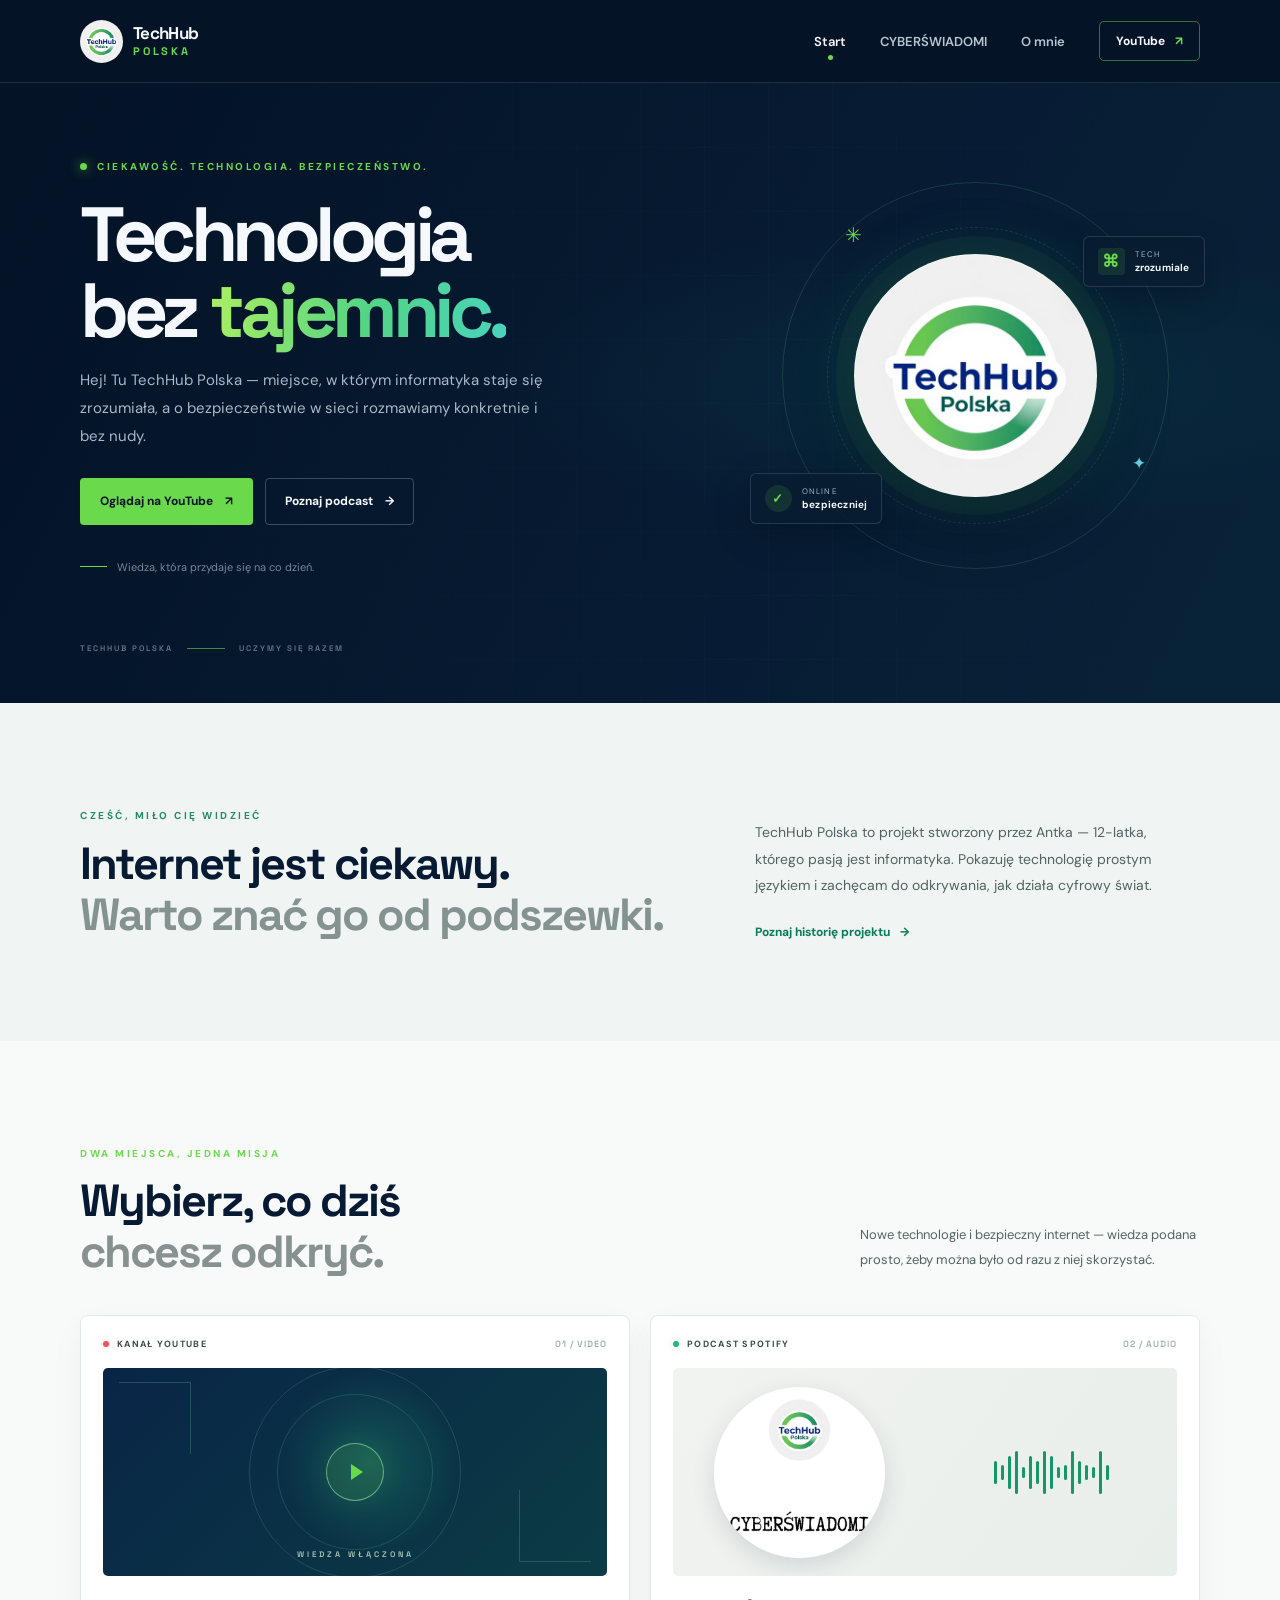
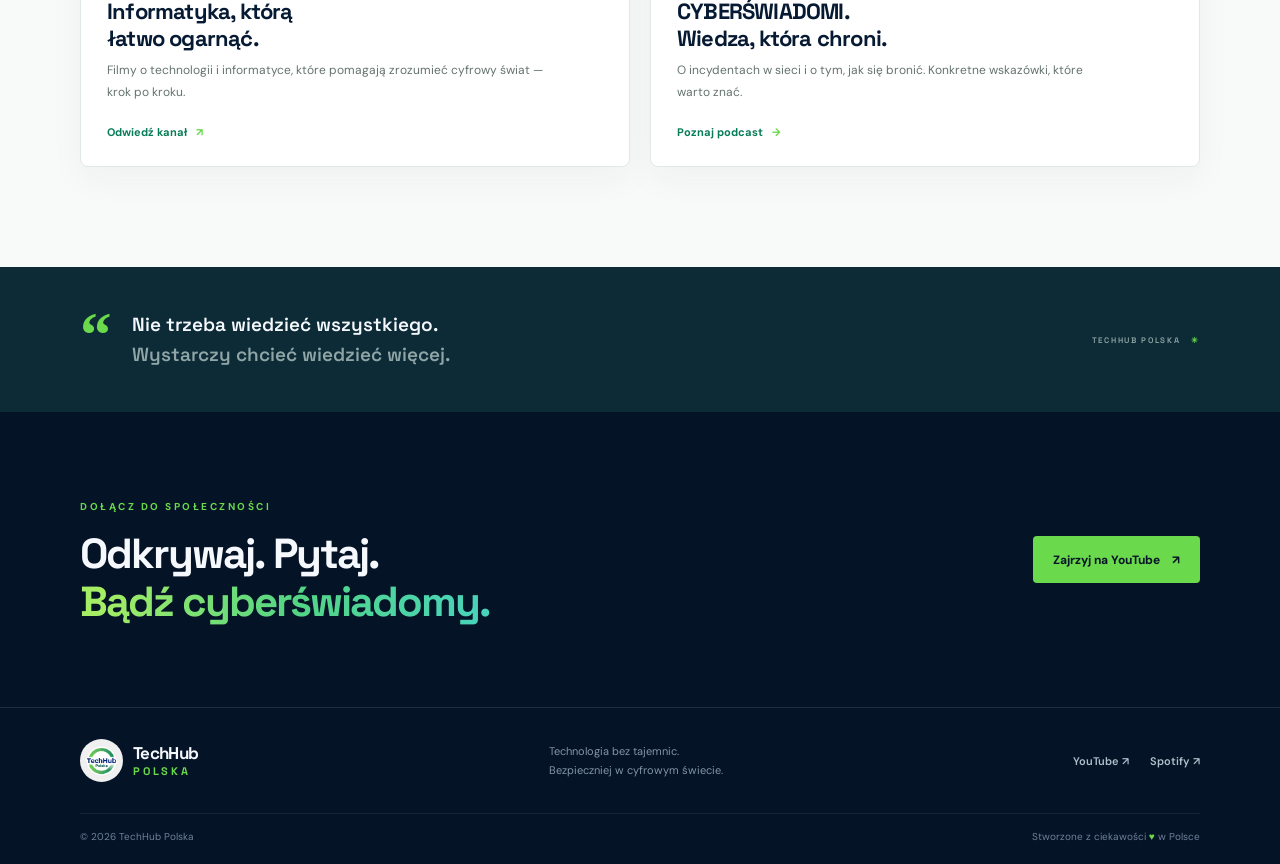
<file: index.html>
<!doctype html>
<html lang="pl">
<head>
  <meta charset="utf-8">
  <meta name="viewport" content="width=device-width, initial-scale=1">
  <meta name="theme-color" content="#071a33">
  <meta name="description" content="TechHub Polska — informatyka, technologia i cyberbezpieczeństwo po ludzku. Odkryj kanał YouTube i podcast CYBERŚWIADOMI na Spotify.">
  <title>TechHub Polska — technologia bez tajemnic</title>
   <link rel="icon" type="image/x-icon" href="Projekt bez nazwy (1).png">
  <link rel="preconnect" href="https://fonts.googleapis.com">
  <link rel="preconnect" href="https://fonts.gstatic.com" crossorigin>
  <link href="https://fonts.googleapis.com/css2?family=DM+Sans:wght@400;500;600;700&family=Space+Grotesk:wght@400;500;600;700&display=swap" rel="stylesheet">
  <link rel="stylesheet" href="style.css">
  <script src="script.js" defer></script>
</head>
<body>
  <a class="skip-link" href="#main">Przejdź do treści</a>
  <header class="site-header">
    <div class="container header-inner">
      <a class="brand" href="index.html" aria-label="TechHub Polska — strona główna">
        <img src="Projekt bez nazwy (1).png" alt="" class="brand-logo">
        <span class="brand-name">TechHub<span>Polska</span></span>
      </a>
      <button class="menu-toggle" type="button" aria-expanded="false" aria-controls="primary-nav" aria-label="Otwórz menu">
        <span></span><span></span>
      </button>
      <nav class="site-nav" id="primary-nav" aria-label="Nawigacja główna">
        <a class="nav-link is-active" href="index.html" aria-current="page">Start</a>
        <a class="nav-link" href="CYBERŚWIADOMI.html">CYBERŚWIADOMI</a>
        <a class="nav-link" href="O mnie.html">O mnie</a>
        <a class="nav-cta" href="https://www.youtube.com/@TechHub_Polska" target="_blank" rel="noopener noreferrer">
          YouTube <span aria-hidden="true">↗</span>
        </a>
      </nav>
    </div>
  </header>

  <main id="main">
    <section class="hero">
      <div class="hero-grid" aria-hidden="true"></div>
      <div class="container hero-layout">
        <div class="hero-copy">
          <div class="eyebrow"><span class="status-dot"></span> Ciekawość. Technologia. Bezpieczeństwo.</div>
          <h1>Technologia<br>bez <span class="text-gradient">tajemnic.</span></h1>
          <p class="hero-description">Hej! Tu TechHub Polska — miejsce, w którym informatyka staje się zrozumiała, a o bezpieczeństwie w sieci rozmawiamy konkretnie i bez nudy.</p>
          <div class="hero-actions">
            <a class="button button-primary" href="https://www.youtube.com/@TechHub_Polska" target="_blank" rel="noopener noreferrer">
              Oglądaj na YouTube <span aria-hidden="true">↗</span>
            </a>
            <a class="button button-outline" href="CYBERŚWIADOMI.html">
              Poznaj podcast <span aria-hidden="true">→</span>
            </a>
          </div>
          <div class="hero-note"><span class="note-line"></span> Wiedza, która przydaje się na co dzień.</div>
        </div>

        <div class="hero-art" aria-label="Logo TechHub Polska">
          <div class="orbit orbit-one"></div>
          <div class="orbit orbit-two"></div>
          <div class="orbit orbit-three"></div>
          <div class="hero-logo-wrap">
            <img src="Projekt bez nazwy (1).png" alt="Logo TechHub Polska" class="hero-logo">
          </div>
          <div class="float-card float-card-top"><span class="float-icon">⌘</span><span>TECH<br><strong>zrozumiale</strong></span></div>
          <div class="float-card float-card-bottom"><span class="float-icon shield-icon">✓</span><span>ONLINE<br><strong>bezpieczniej</strong></span></div>
          <span class="spark spark-one" aria-hidden="true">✳</span>
          <span class="spark spark-two" aria-hidden="true">✦</span>
        </div>
      </div>
      <div class="container hero-bottom">
        <span>TECHHUB POLSKA</span>
        <span class="hero-bottom-line"></span>
        <span>UCZYMY SIĘ RAZEM</span>
      </div>
    </section>

    <section class="section intro-section">
      <div class="container intro-layout">
        <div class="section-heading">
          <span class="section-kicker">Cześć, miło Cię widzieć</span>
          <h2>Internet jest ciekawy.<br><span class="muted-heading">Warto znać go od podszewki.</span></h2>
        </div>
        <div class="intro-text">
          <p>TechHub Polska to projekt stworzony przez Antka — 12-latka, którego pasją jest informatyka. Pokazuję technologię prostym językiem i zachęcam do odkrywania, jak działa cyfrowy świat.</p>
          <a class="text-link" href="O mnie.html">Poznaj historię projektu <span aria-hidden="true">→</span></a>
        </div>
      </div>
    </section>

    <section class="section content-section">
      <div class="container">
        <div class="section-topline">
          <div>
            <span class="section-kicker">Dwa miejsca, jedna misja</span>
            <h2>Wybierz, co dziś<br><span class="muted-heading">chcesz odkryć.</span></h2>
          </div>
          <p class="section-side-copy">Nowe technologie i bezpieczny internet — wiedza podana prosto, żeby można było od razu z niej skorzystać.</p>
        </div>
        <div class="content-cards">
          <article class="feature-card youtube-card">
            <div class="card-top">
              <span class="platform-tag"><span class="platform-dot youtube-dot"></span> KANAŁ YOUTUBE</span>
              <span class="card-index">01 / VIDEO</span>
            </div>
            <div class="card-visual video-visual" aria-hidden="true">
              <div class="play-button"><span></span></div>
              <div class="visual-caption">WIEDZA WŁĄCZONA</div>
              <div class="visual-circuit circuit-one"></div>
              <div class="visual-circuit circuit-two"></div>
            </div>
            <div class="card-content">
              <h3>Informatyka, którą<br>łatwo ogarnąć.</h3>
              <p>Filmy o technologii i informatyce, które pomagają zrozumieć cyfrowy świat — krok po kroku.</p>
              <a class="card-link" href="https://www.youtube.com/@TechHub_Polska" target="_blank" rel="noopener noreferrer">Odwiedź kanał <span aria-hidden="true">↗</span></a>
            </div>
          </article>

          <article class="feature-card podcast-card">
            <div class="card-top">
              <span class="platform-tag"><span class="platform-dot spotify-dot"></span> PODCAST SPOTIFY</span>
              <span class="card-index">02 / AUDIO</span>
            </div>
            <div class="card-visual podcast-visual">
              <img src="CYBERŚWIADOMI.png" alt="Okładka podcastu CYBERŚWIADOMI" class="podcast-cover">
              <div class="soundwave" aria-hidden="true"><i></i><i></i><i></i><i></i><i></i><i></i><i></i><i></i><i></i><i></i><i></i><i></i><i></i><i></i><i></i><i></i><i></i></div>
            </div>
            <div class="card-content">
              <h3>CYBERŚWIADOMI.<br>Wiedza, która chroni.</h3>
              <p>O incydentach w sieci i o tym, jak się bronić. Konkretne wskazówki, które warto znać.</p>
              <a class="card-link" href="CYBERŚWIADOMI.html">Poznaj podcast <span aria-hidden="true">→</span></a>
            </div>
          </article>
        </div>
      </div>
    </section>

    <section class="quote-band">
      <div class="container quote-inner">
        <span class="quote-mark" aria-hidden="true">“</span>
        <p>Nie trzeba wiedzieć wszystkiego.<br><span>Wystarczy chcieć wiedzieć więcej.</span></p>
        <span class="quote-signature">TECHHUB POLSKA <span>✳</span></span>
      </div>
    </section>

    <section class="section final-cta-section">
      <div class="container final-cta">
        <div>
          <span class="section-kicker">Dołącz do społeczności</span>
          <h2>Odkrywaj. Pytaj.<br><span class="text-gradient">Bądź cyberświadomy.</span></h2>
        </div>
        <a class="button button-primary" href="https://www.youtube.com/@TechHub_Polska" target="_blank" rel="noopener noreferrer">Zajrzyj na YouTube <span aria-hidden="true">↗</span></a>
      </div>
    </section>
  </main>

  <footer class="site-footer">
    <div class="container footer-main">
      <a class="brand footer-brand" href="index.html" aria-label="TechHub Polska — strona główna">
        <img src="Projekt bez nazwy (1).png" alt="" class="brand-logo">
        <span class="brand-name">TechHub<span>Polska</span></span>
      </a>
      <p>Technologia bez tajemnic.<br>Bezpieczniej w cyfrowym świecie.</p>
      <div class="footer-links">
        <a href="https://www.youtube.com/@TechHub_Polska" target="_blank" rel="noopener noreferrer">YouTube ↗</a>
        <a href="https://open.spotify.com/show/2yO8DgYw3YuxZuRWSIGyTJ" target="_blank" rel="noopener noreferrer">Spotify ↗</a>
      </div>
    </div>
    <div class="container footer-bottom">
      <span>© <span data-current-year>2026</span> TechHub Polska</span>
      <span>Stworzone z ciekawości <span class="footer-heart">♥</span> w Polsce</span>
    </div>
  </footer>
</body>
</html>
</file>
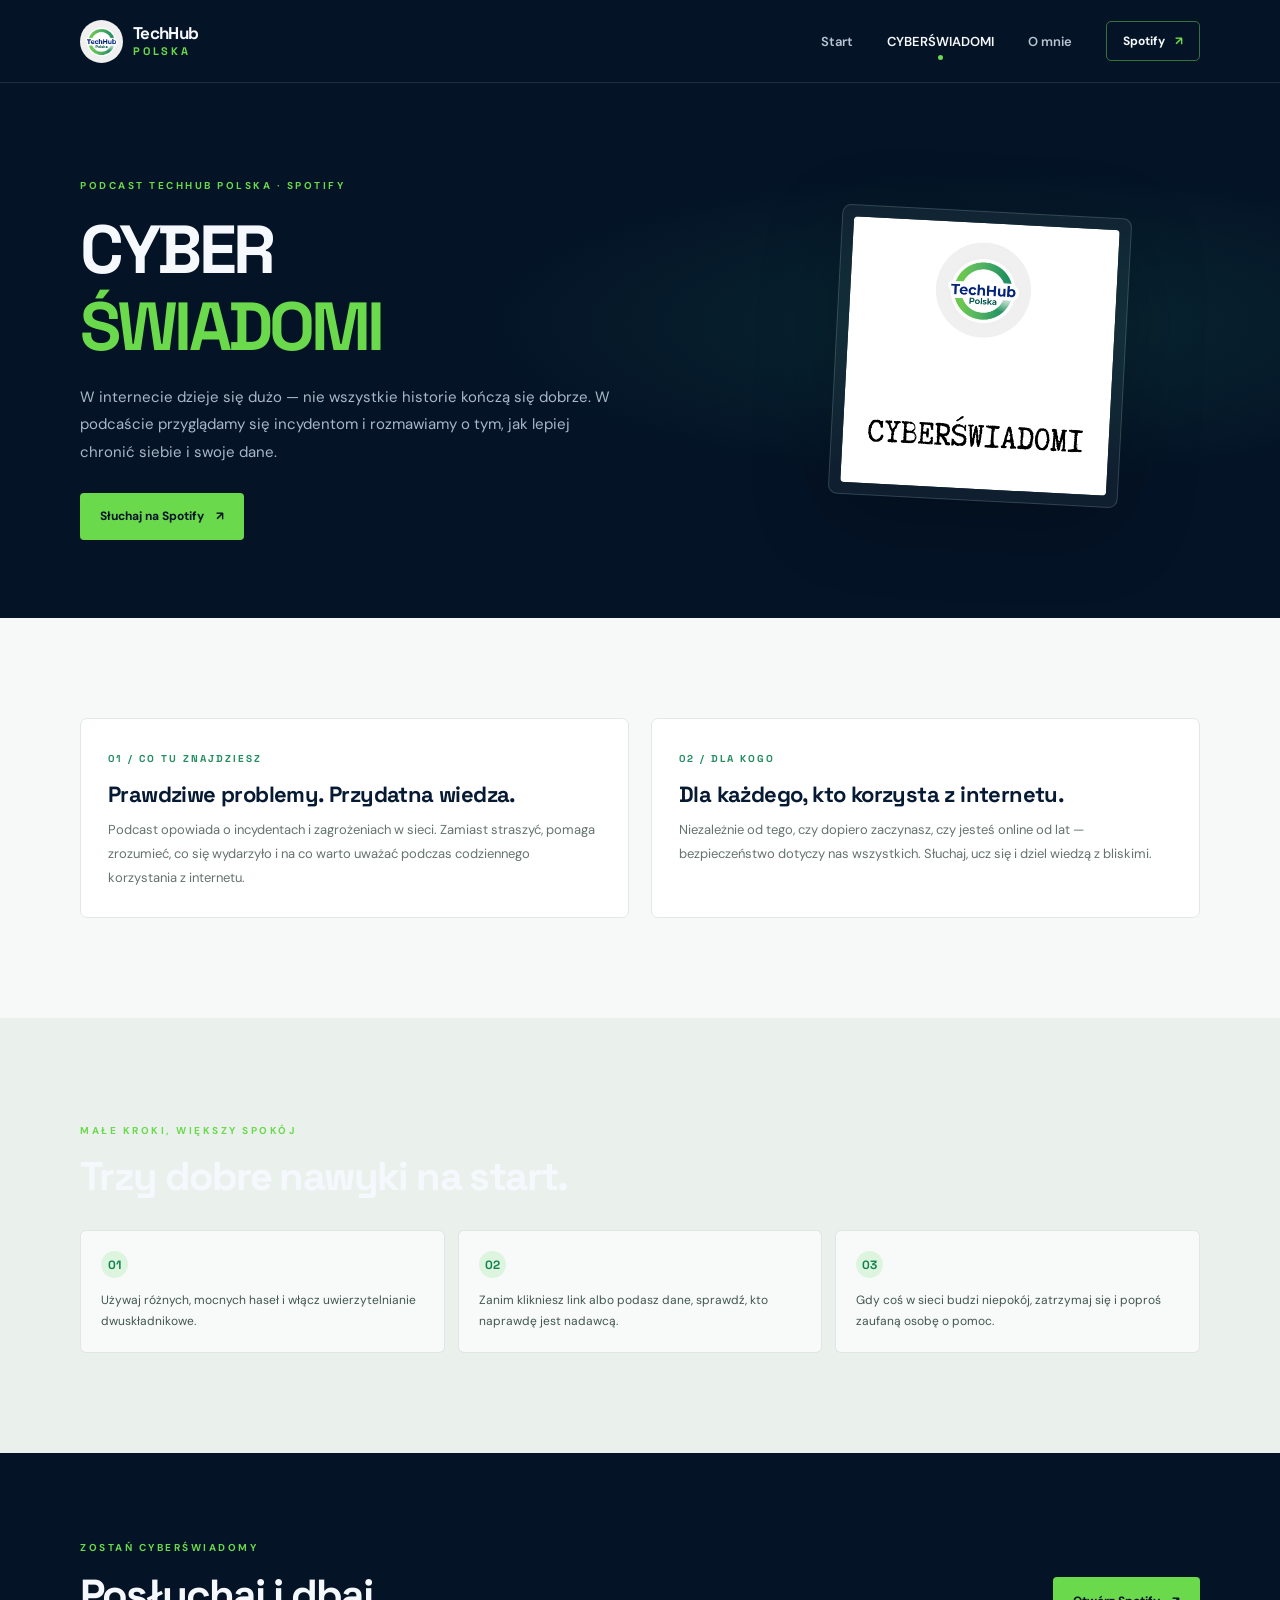
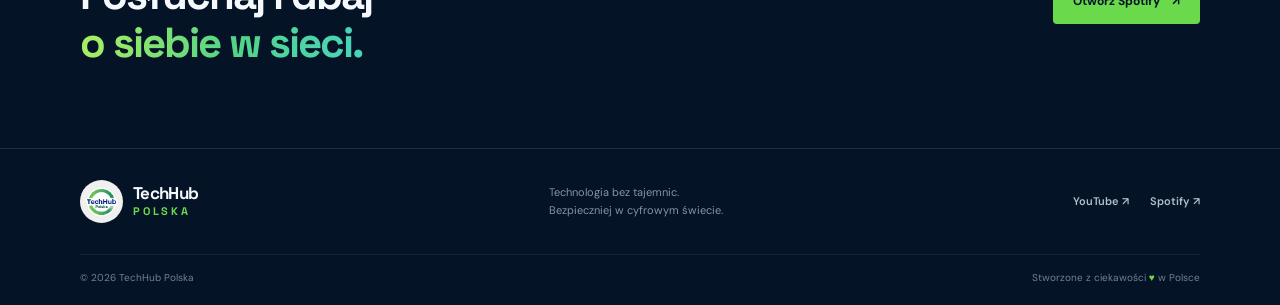
<file: CYBERŚWIADOMI.html>
<!doctype html>
<html lang="pl">
<head>
  <meta charset="utf-8">
  <meta name="viewport" content="width=device-width, initial-scale=1">
  <meta name="theme-color" content="#071a33">
  <meta name="description" content="CYBERŚWIADOMI — podcast TechHub Polska o incydentach, cyberbezpieczeństwie i tym, jak lepiej chronić się w internecie.">
  <title>CYBERŚWIADOMI — podcast TechHub Polska</title>
   <link rel="icon" type="image/x-icon" href="CYBERŚWIADOMI.png">
  <link rel="preconnect" href="https://fonts.googleapis.com">
  <link rel="preconnect" href="https://fonts.gstatic.com" crossorigin>
  <link href="https://fonts.googleapis.com/css2?family=DM+Sans:wght@400;500;600;700&family=Space+Grotesk:wght@400;500;600;700&display=swap" rel="stylesheet">
  <link rel="stylesheet" href="style.css">
  <script src="script.js" defer></script>
</head>
<body>
  <a class="skip-link" href="#main">Przejdź do treści</a>
  <header class="site-header">
    <div class="container header-inner">
      <a class="brand" href="index.html" aria-label="TechHub Polska — strona główna">
        <img src="Projekt bez nazwy (1).png" alt="" class="brand-logo">
        <span class="brand-name">TechHub<span>Polska</span></span>
      </a>
      <button class="menu-toggle" type="button" aria-expanded="false" aria-controls="primary-nav" aria-label="Otwórz menu">
        <span></span><span></span>
      </button>
      <nav class="site-nav" id="primary-nav" aria-label="Nawigacja główna">
        <a class="nav-link" href="index.html">Start</a>
        <a class="nav-link is-active" href="CYBERŚWIADOMI.html" aria-current="page">CYBERŚWIADOMI</a>
        <a class="nav-link" href="O mnie.html">O mnie</a>
        <a class="nav-cta" href="https://open.spotify.com/show/2yO8DgYw3YuxZuRWSIGyTJ" target="_blank" rel="noopener noreferrer">Spotify <span aria-hidden="true">↗</span></a>
      </nav>
    </div>
  </header>

  <main id="main">
    <section class="detail-hero">
      <div class="container detail-hero-layout">
        <div>
          <span class="section-kicker">Podcast TechHub Polska · Spotify</span>
          <h1>CYBER<span>ŚWIADOMI</span></h1>
          <p>W internecie dzieje się dużo — nie wszystkie historie kończą się dobrze. W podcaście przyglądamy się incydentom i rozmawiamy o tym, jak lepiej chronić siebie i swoje dane.</p>
          <div class="detail-actions">
            <a class="button button-primary" href="https://open.spotify.com/show/2yO8DgYw3YuxZuRWSIGyTJ" target="_blank" rel="noopener noreferrer">Słuchaj na Spotify <span aria-hidden="true">↗</span></a>
          </div>
        </div>
        <div class="detail-cover-wrap">
          <img src="CYBERŚWIADOMI.png" alt="Okładka podcastu CYBERŚWIADOMI">
        </div>
      </div>
    </section>

    <section class="detail-content">
      <div class="container section">
        <div class="detail-content-grid">
          <article class="info-panel">
            <span class="panel-number">01 / CO TU ZNAJDZIESZ</span>
            <h2>Prawdziwe problemy. Przydatna wiedza.</h2>
            <p>Podcast opowiada o incydentach i zagrożeniach w sieci. Zamiast straszyć, pomaga zrozumieć, co się wydarzyło i na co warto uważać podczas codziennego korzystania z internetu.</p>
          </article>
          <article class="info-panel">
            <span class="panel-number">02 / DLA KOGO</span>
            <h2>Dla każdego, kto korzysta z internetu.</h2>
            <p>Niezależnie od tego, czy dopiero zaczynasz, czy jesteś online od lat — bezpieczeństwo dotyczy nas wszystkich. Słuchaj, ucz się i dziel wiedzą z bliskimi.</p>
          </article>
        </div>
      </div>
    </section>

    <section class="section tips-section">
      <div class="container">
        <div class="tips-heading">
          <span class="section-kicker">Małe kroki, większy spokój</span>
          <h2>Trzy dobre nawyki na start.</h2>
        </div>
        <div class="tips-list">
          <article class="tip-item"><span>01</span><p>Używaj różnych, mocnych haseł i włącz uwierzytelnianie dwuskładnikowe.</p></article>
          <article class="tip-item"><span>02</span><p>Zanim klikniesz link albo podasz dane, sprawdź, kto naprawdę jest nadawcą.</p></article>
          <article class="tip-item"><span>03</span><p>Gdy coś w sieci budzi niepokój, zatrzymaj się i poproś zaufaną osobę o pomoc.</p></article>
        </div>
      </div>
    </section>

    <section class="final-cta-section">
      <div class="container final-cta">
        <div>
          <span class="section-kicker">Zostań CYBERŚWIADOMY</span>
          <h2>Posłuchaj i dbaj<br><span class="text-gradient">o siebie w sieci.</span></h2>
        </div>
        <a class="button button-primary" href="https://open.spotify.com/show/2yO8DgYw3YuxZuRWSIGyTJ" target="_blank" rel="noopener noreferrer">Otwórz Spotify <span aria-hidden="true">↗</span></a>
      </div>
    </section>
  </main>

  <footer class="site-footer">
    <div class="container footer-main">
      <a class="brand footer-brand" href="index.html" aria-label="TechHub Polska — strona główna">
        <img src="Projekt bez nazwy (1).png" alt="" class="brand-logo">
        <span class="brand-name">TechHub<span>Polska</span></span>
      </a>
      <p>Technologia bez tajemnic.<br>Bezpieczniej w cyfrowym świecie.</p>
      <div class="footer-links">
        <a href="https://www.youtube.com/@TechHub_Polska" target="_blank" rel="noopener noreferrer">YouTube ↗</a>
        <a href="https://open.spotify.com/show/2yO8DgYw3YuxZuRWSIGyTJ" target="_blank" rel="noopener noreferrer">Spotify ↗</a>
      </div>
    </div>
    <div class="container footer-bottom">
      <span>© <span data-current-year>2026</span> TechHub Polska</span>
      <span>Stworzone z ciekawości <span class="footer-heart">♥</span> w Polsce</span>
    </div>
  </footer>
</body>
</html>
</file>
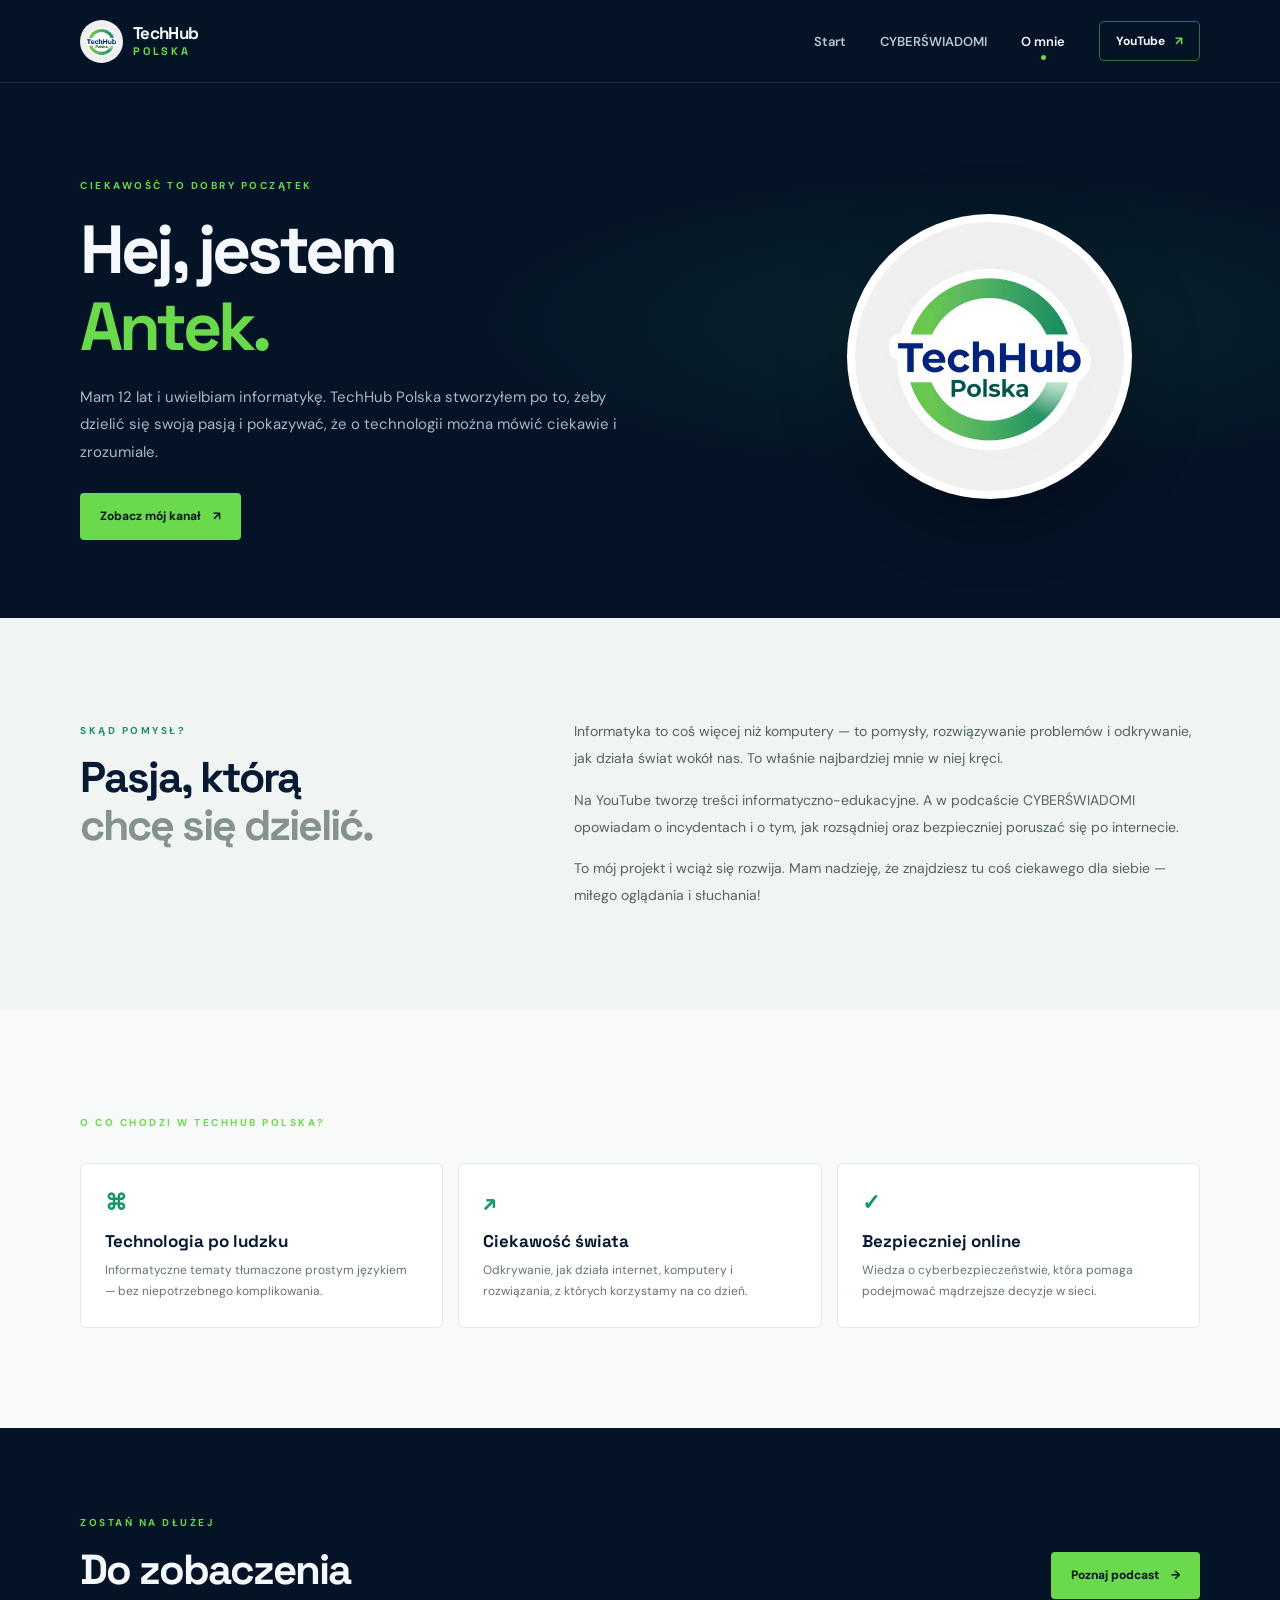
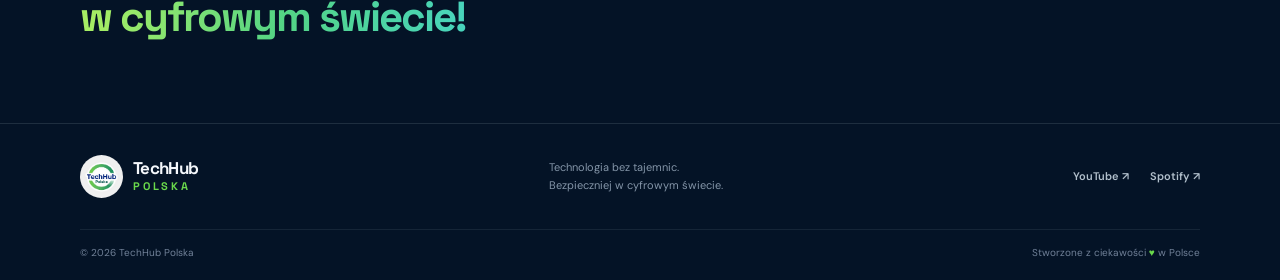
<file: O mnie.html>
<!doctype html>
<html lang="pl">
<head>
  <meta charset="utf-8">
  <meta name="viewport" content="width=device-width, initial-scale=1">
  <meta name="theme-color" content="#071a33">
  <meta name="description" content="Poznaj Antka, 12-letniego twórcę TechHub Polska. Informatyka to jego pasja, którą dzieli się na YouTube i w podcaście CYBERŚWIADOMI.">
  <title>O mnie — TechHub Polska</title>
  <link rel="preconnect" href="https://fonts.googleapis.com">
  <link rel="preconnect" href="https://fonts.gstatic.com" crossorigin>
  <link href="https://fonts.googleapis.com/css2?family=DM+Sans:wght@400;500;600;700&family=Space+Grotesk:wght@400;500;600;700&display=swap" rel="stylesheet">
  <link rel="stylesheet" href="style.css">
  <script src="script.js" defer></script>
</head>
<body>
  <a class="skip-link" href="#main">Przejdź do treści</a>
  <header class="site-header">
    <div class="container header-inner">
      <a class="brand" href="index.html" aria-label="TechHub Polska — strona główna">
        <img src="Projekt bez nazwy (1).png" alt="" class="brand-logo">
        <span class="brand-name">TechHub<span>Polska</span></span>
      </a>
      <button class="menu-toggle" type="button" aria-expanded="false" aria-controls="primary-nav" aria-label="Otwórz menu">
        <span></span><span></span>
      </button>
      <nav class="site-nav" id="primary-nav" aria-label="Nawigacja główna">
        <a class="nav-link" href="index.html">Start</a>
        <a class="nav-link" href="CYBERŚWIADOMI.html">CYBERŚWIADOMI</a>
        <a class="nav-link is-active" href="O mnie.html" aria-current="page">O mnie</a>
        <a class="nav-cta" href="https://www.youtube.com/@TechHub_Polska" target="_blank" rel="noopener noreferrer">YouTube <span aria-hidden="true">↗</span></a>
      </nav>
    </div>
  </header>

  <main id="main">
    <section class="detail-hero about-hero">
      <div class="container detail-hero-layout">
        <div>
          <span class="section-kicker">Ciekawość to dobry początek</span>
          <h1>Hej, jestem <span>Antek.</span></h1>
          <p>Mam 12 lat i uwielbiam informatykę. TechHub Polska stworzyłem po to, żeby dzielić się swoją pasją i pokazywać, że o technologii można mówić ciekawie i zrozumiale.</p>
          <div class="detail-actions">
            <a class="button button-primary" href="https://www.youtube.com/@TechHub_Polska" target="_blank" rel="noopener noreferrer">Zobacz mój kanał <span aria-hidden="true">↗</span></a>
          </div>
        </div>
        <div class="about-logo-wrap">
          <img src="Projekt bez nazwy (1).png" alt="Logo projektu TechHub Polska">
        </div>
      </div>
    </section>

    <section class="about-story section">
      <div class="container about-story-grid">
        <div>
          <span class="section-kicker">Skąd pomysł?</span>
          <h2>Pasja, którą<br><span class="muted-heading">chcę się dzielić.</span></h2>
        </div>
        <div class="about-copy">
          <p>Informatyka to coś więcej niż komputery — to pomysły, rozwiązywanie problemów i odkrywanie, jak działa świat wokół nas. To właśnie najbardziej mnie w niej kręci.</p>
          <p>Na YouTube tworzę treści informatyczno-edukacyjne. A w podcaście CYBERŚWIADOMI opowiadam o incydentach i o tym, jak rozsądniej oraz bezpieczniej poruszać się po internecie.</p>
          <p>To mój projekt i wciąż się rozwija. Mam nadzieję, że znajdziesz tu coś ciekawego dla siebie — miłego oglądania i słuchania!</p>
        </div>
      </div>
    </section>

    <section class="values-section section">
      <div class="container">
        <span class="section-kicker">O co chodzi w TechHub Polska?</span>
        <div class="values-grid">
          <article class="value-card">
            <span class="value-icon" aria-hidden="true">⌘</span>
            <h3>Technologia po ludzku</h3>
            <p>Informatyczne tematy tłumaczone prostym językiem — bez niepotrzebnego komplikowania.</p>
          </article>
          <article class="value-card">
            <span class="value-icon" aria-hidden="true">↗</span>
            <h3>Ciekawość świata</h3>
            <p>Odkrywanie, jak działa internet, komputery i rozwiązania, z których korzystamy na co dzień.</p>
          </article>
          <article class="value-card">
            <span class="value-icon" aria-hidden="true">✓</span>
            <h3>Bezpieczniej online</h3>
            <p>Wiedza o cyberbezpieczeństwie, która pomaga podejmować mądrzejsze decyzje w sieci.</p>
          </article>
        </div>
      </div>
    </section>

    <section class="final-cta-section">
      <div class="container final-cta">
        <div>
          <span class="section-kicker">Zostań na dłużej</span>
          <h2>Do zobaczenia<br><span class="text-gradient">w cyfrowym świecie!</span></h2>
        </div>
        <a class="button button-primary" href="CYBERŚWIADOMI.html">Poznaj podcast <span aria-hidden="true">→</span></a>
      </div>
    </section>
  </main>

  <footer class="site-footer">
    <div class="container footer-main">
      <a class="brand footer-brand" href="index.html" aria-label="TechHub Polska — strona główna">
        <img src="Projekt bez nazwy (1).png" alt="" class="brand-logo">
        <span class="brand-name">TechHub<span>Polska</span></span>
      </a>
      <p>Technologia bez tajemnic.<br>Bezpieczniej w cyfrowym świecie.</p>
      <div class="footer-links">
        <a href="https://www.youtube.com/@TechHub_Polska" target="_blank" rel="noopener noreferrer">YouTube ↗</a>
        <a href="https://open.spotify.com/show/2yO8DgYw3YuxZuRWSIGyTJ" target="_blank" rel="noopener noreferrer">Spotify ↗</a>
      </div>
    </div>
    <div class="container footer-bottom">
      <span>© <span data-current-year>2026</span> TechHub Polska</span>
      <span>Stworzone z ciekawości <span class="footer-heart">♥</span> w Polsce</span>
    </div>
  </footer>
</body>
</html>
</file>
<file: style.css>
:root {
  color-scheme: dark;
  --navy: #071a33;
  --navy-deep: #041326;
  --navy-soft: #0d2542;
  --white: #f5f8fc;
  --muted: #9cacc0;
  --green: #6ad94b;
  --green-dark: #20a978;
  --line: rgba(215, 232, 247, .12);
  --font-display: "Space Grotesk", "Segoe UI", sans-serif;
  --font-body: "DM Sans", "Segoe UI", sans-serif;
}

* {
  box-sizing: border-box;
}

html {
  scroll-behavior: smooth;
}

body {
  margin: 0;
  background: var(--navy);
  color: var(--white);
  font-family: var(--font-body);
  -webkit-font-smoothing: antialiased;
}

::selection {
  background: var(--green);
  color: var(--navy-deep);
}

a {
  color: inherit;
  text-decoration: none;
}

button,
a {
  -webkit-tap-highlight-color: transparent;
}

button:focus-visible,
a:focus-visible {
  outline: 2px solid var(--green);
  outline-offset: 4px;
}

.container {
  width: min(1120px, calc(100% - 48px));
  margin-inline: auto;
}

.skip-link {
  position: fixed;
  z-index: 20;
  top: 12px;
  left: 12px;
  padding: 12px 16px;
  transform: translateY(-160%);
  border-radius: 6px;
  background: var(--green);
  color: var(--navy-deep);
  font-weight: 700;
}

.skip-link:focus {
  transform: translateY(0);
}

.site-header {
  position: relative;
  z-index: 10;
  background: var(--navy-deep);
  border-bottom: 1px solid var(--line);
}

.header-inner {
  min-height: 82px;
  display: flex;
  align-items: center;
  justify-content: space-between;
}

.brand {
  display: inline-flex;
  align-items: center;
  gap: 10px;
}

.brand-logo {
  width: 43px;
  height: 43px;
  object-fit: cover;
  border-radius: 50%;
}

.brand-name {
  display: grid;
  color: var(--white);
  font: 700 17px/1 var(--font-display);
  letter-spacing: -.7px;
}

.brand-name span {
  margin-top: 4px;
  color: var(--green);
  font-size: 11px;
  letter-spacing: 2.8px;
  text-transform: uppercase;
}

.site-nav {
  display: flex;
  align-items: center;
  gap: 34px;
}

.nav-link {
  color: #b7c4d2;
  font-size: 13px;
  font-weight: 600;
  transition: color .2s ease;
}

.nav-link:hover,
.nav-link.is-active {
  color: var(--white);
}

.nav-link.is-active::after {
  display: block;
  width: 5px;
  height: 5px;
  margin: 5px auto -10px;
  border-radius: 50%;
  background: var(--green);
  content: "";
}

.nav-cta {
  display: inline-flex;
  align-items: center;
  gap: 10px;
  padding: 11px 16px;
  border: 1px solid rgba(106, 217, 75, .48);
  border-radius: 5px;
  color: var(--white);
  font-size: 12px;
  font-weight: 700;
  transition: background .2s ease, border-color .2s ease;
}

.nav-cta:hover {
  border-color: var(--green);
  background: rgba(106, 217, 75, .1);
}

.nav-cta span,
.card-link span {
  color: var(--green);
}

.menu-toggle {
  display: none;
}

.hero {
  position: relative;
  overflow: hidden;
  min-height: 620px;
  background:
    radial-gradient(ellipse at 75% 48%, rgba(12, 72, 81, .33), transparent 34%),
    linear-gradient(118deg, var(--navy-deep) 4%, #071b33 58%, #082338 100%);
}

.hero-grid {
  position: absolute;
  inset: 0;
  opacity: .14;
  background-image: linear-gradient(rgba(139, 199, 205, .14) 1px, transparent 1px), linear-gradient(90deg, rgba(139, 199, 205, .14) 1px, transparent 1px);
  background-size: 64px 64px;
  mask-image: linear-gradient(to right, transparent, black 64%, transparent);
  pointer-events: none;
}

.hero-layout {
  position: relative;
  z-index: 1;
  display: grid;
  grid-template-columns: 1.08fr .92fr;
  align-items: center;
  gap: 44px;
  min-height: 560px;
  padding-block: 58px 34px;
}

.hero-copy {
  padding-bottom: 16px;
}

.eyebrow,
.section-kicker {
  color: var(--green);
  font-size: 10px;
  font-weight: 700;
  letter-spacing: 2.5px;
  text-transform: uppercase;
}

.eyebrow {
  display: flex;
  align-items: center;
  gap: 10px;
}

.status-dot,
.platform-dot {
  width: 7px;
  height: 7px;
  flex: 0 0 auto;
  border-radius: 50%;
  background: var(--green);
  box-shadow: 0 0 12px rgba(106, 217, 75, .75);
}

h1,
h2,
h3,
p {
  margin-top: 0;
}

.hero h1 {
  margin: 23px 0 19px;
  font: 700 clamp(52px, 6vw, 78px)/.99 var(--font-display);
  letter-spacing: -5.5px;
}

.text-gradient {
  color: var(--green);
  background: linear-gradient(100deg, #a5ed64 6%, #53d485 53%, #48d4be 100%);
  background-clip: text;
  -webkit-text-fill-color: transparent;
}

.hero-description {
  max-width: 470px;
  margin-bottom: 27px;
  color: #a9b8c8;
  font-size: 15px;
  line-height: 1.85;
}

.hero-actions {
  display: flex;
  flex-wrap: wrap;
  gap: 12px;
}

.button {
  min-height: 47px;
  display: inline-flex;
  align-items: center;
  justify-content: center;
  gap: 12px;
  padding: 0 19px;
  border: 1px solid transparent;
  border-radius: 4px;
  font-size: 12px;
  font-weight: 700;
  transition: transform .2s ease, background .2s ease, border-color .2s ease;
}

.button:hover {
  transform: translateY(-2px);
}

.button-primary {
  background: var(--green);
  color: var(--navy-deep);
}

.button-primary:hover {
  background: #8be95f;
}

.button-outline {
  border-color: rgba(211, 227, 239, .25);
  color: var(--white);
}

.button-outline:hover {
  border-color: var(--green);
  background: rgba(106, 217, 75, .06);
}

.hero-note {
  display: flex;
  align-items: center;
  gap: 10px;
  margin-top: 35px;
  color: #73869d;
  font-size: 11px;
}

.note-line {
  width: 27px;
  height: 1px;
  background: var(--green);
}

.hero-art {
  position: relative;
  width: min(100%, 450px);
  aspect-ratio: 1;
  justify-self: end;
  display: grid;
  place-items: center;
}

.orbit {
  position: absolute;
  border: 1px solid rgba(111, 203, 151, .17);
  border-radius: 50%;
}

.orbit-one {
  inset: 7%;
}

.orbit-two {
  inset: 17%;
  border-style: dashed;
  animation: orbit 50s linear infinite;
}

.orbit-three {
  inset: 27%;
  border-color: rgba(106, 217, 75, .11);
}

.hero-logo-wrap {
  position: relative;
  z-index: 1;
  display: grid;
  width: 54%;
  aspect-ratio: 1;
  place-items: center;
  overflow: hidden;
  border: 1px solid rgba(212, 238, 216, .28);
  border-radius: 50%;
  background: radial-gradient(circle at 35% 20%, #fff 0%, #f8faf8 45%, #e8f1e9 100%);
  box-shadow: 0 0 0 18px rgba(106, 217, 75, .045), 0 18px 70px rgba(0, 0, 0, .34), 0 0 65px rgba(54, 209, 147, .14);
}

.hero-logo {
  width: 100%;
  height: 100%;
  object-fit: cover;
}

.float-card {
  position: absolute;
  z-index: 2;
  display: flex;
  align-items: center;
  gap: 10px;
  padding: 11px 14px;
  border: 1px solid rgba(204, 229, 232, .15);
  border-radius: 6px;
  background: rgba(8, 29, 48, .88);
  box-shadow: 0 12px 35px rgba(0, 0, 0, .22);
  color: #a2b3c5;
  font-size: 8px;
  letter-spacing: 1.1px;
  line-height: 1.5;
}

.float-card strong {
  color: var(--white);
  font-size: 10px;
  letter-spacing: .2px;
}

.float-icon {
  display: grid;
  width: 27px;
  height: 27px;
  place-items: center;
  border-radius: 4px;
  background: rgba(106, 217, 75, .12);
  color: var(--green);
  font: 700 17px var(--font-display);
}

.shield-icon {
  border-radius: 50%;
  font-size: 13px;
}

.float-card-top {
  top: 19%;
  right: -1%;
}

.float-card-bottom {
  bottom: 17%;
  left: 0;
}

.spark {
  position: absolute;
  color: var(--green);
}

.spark-one {
  top: 16%;
  left: 21%;
  font-size: 20px;
}

.spark-two {
  right: 12%;
  bottom: 28%;
  color: #68cddd;
  font-size: 17px;
}

.hero-bottom {
  position: relative;
  display: flex;
  align-items: center;
  gap: 14px;
  padding-bottom: 21px;
  color: #63758a;
  font: 600 8px var(--font-display);
  letter-spacing: 2px;
}

.hero-bottom-line {
  width: 38px;
  height: 1px;
  background: rgba(106, 217, 75, .6);
}

.section {
  padding-block: 100px;
}

.intro-section {
  background: #f0f4f2;
  color: var(--navy);
}

.intro-layout {
  display: grid;
  grid-template-columns: 1.15fr .85fr;
  align-items: end;
  gap: 74px;
}

.intro-section .section-kicker,
.about-story .section-kicker {
  color: #228d61;
}

.section-heading h2,
.section-topline h2,
.final-cta h2,
.detail-hero h1,
.about-story h2 {
  margin: 15px 0 0;
  font: 700 clamp(32px, 4vw, 45px)/1.13 var(--font-display);
  letter-spacing: -2px;
}

.muted-heading {
  color: #849390;
}

.intro-text p,
.section-side-copy {
  margin-bottom: 21px;
  color: #526461;
  font-size: 14px;
  line-height: 1.9;
}

.text-link {
  display: inline-flex;
  align-items: center;
  gap: 10px;
  color: #087c57;
  font-size: 12px;
  font-weight: 700;
}

.text-link:hover,
.card-link:hover {
  gap: 15px;
}

.content-section {
  background: #f8faf9;
  color: var(--navy);
}

.section-topline {
  display: flex;
  align-items: end;
  justify-content: space-between;
  gap: 30px;
  margin-bottom: 38px;
}

.section-topline h2 {
  margin-top: 14px;
}

.section-topline .muted-heading {
  color: #87918f;
}

.section-side-copy {
  max-width: 340px;
  margin-bottom: 5px;
  font-size: 13px;
}

.content-cards {
  display: grid;
  grid-template-columns: 1fr 1fr;
  gap: 20px;
}

.feature-card {
  overflow: hidden;
  padding: 22px;
  border: 1px solid #e1e9e5;
  border-radius: 8px;
  background: #fff;
  box-shadow: 0 12px 35px rgba(8, 38, 41, .045);
}

.card-top {
  display: flex;
  align-items: center;
  justify-content: space-between;
  margin-bottom: 18px;
}

.platform-tag {
  display: inline-flex;
  align-items: center;
  gap: 8px;
  color: #3a4b49;
  font-size: 9px;
  font-weight: 700;
  letter-spacing: 1.3px;
}

.platform-dot {
  width: 6px;
  height: 6px;
}

.youtube-dot {
  background: #f14f57;
  box-shadow: 0 0 10px rgba(241, 79, 87, .35);
}

.spotify-dot {
  background: #20b97b;
  box-shadow: 0 0 10px rgba(32, 185, 123, .35);
}

.card-index {
  color: #a2aeaa;
  font: 600 9px var(--font-display);
  letter-spacing: 1px;
}

.card-visual {
  position: relative;
  overflow: hidden;
  height: 208px;
  display: grid;
  place-items: center;
  border-radius: 5px;
}

.video-visual {
  background:
    radial-gradient(circle at 53% 45%, rgba(48, 203, 141, .23), transparent 31%),
    linear-gradient(135deg, #092546, #0b3c45);
}

.video-visual::before,
.video-visual::after {
  position: absolute;
  width: 210px;
  height: 210px;
  border: 1px solid rgba(122, 224, 172, .17);
  border-radius: 50%;
  content: "";
}

.video-visual::before {
  width: 154px;
  height: 154px;
}

.play-button {
  position: relative;
  z-index: 1;
  width: 58px;
  height: 58px;
  display: grid;
  place-items: center;
  border: 1px solid rgba(166, 242, 188, .55);
  border-radius: 50%;
  background: rgba(106, 217, 75, .13);
  box-shadow: 0 0 30px rgba(106, 217, 75, .12);
}

.play-button span {
  width: 0;
  height: 0;
  margin-left: 4px;
  border-top: 8px solid transparent;
  border-bottom: 8px solid transparent;
  border-left: 12px solid var(--green);
}

.visual-caption {
  position: absolute;
  bottom: 17px;
  color: #a8c6ba;
  font: 600 8px var(--font-display);
  letter-spacing: 3px;
}

.visual-circuit {
  position: absolute;
  width: 72px;
  height: 72px;
  border-top: 1px solid rgba(92, 207, 159, .25);
  border-right: 1px solid rgba(92, 207, 159, .25);
}

.circuit-one {
  top: 14px;
  left: 16px;
}

.circuit-two {
  right: 16px;
  bottom: 14px;
  transform: rotate(180deg);
}

.podcast-visual {
  grid-template-columns: 1fr 1fr;
  background: linear-gradient(125deg, #f1f3f1 0%, #e8eeea 100%);
}

.podcast-cover {
  width: 171px;
  height: 171px;
  object-fit: cover;
  border-radius: 50%;
  box-shadow: 0 8px 25px rgba(7, 26, 51, .12);
}

.soundwave {
  display: flex;
  align-items: center;
  justify-content: center;
  gap: 4px;
  height: 54px;
}

.soundwave i {
  width: 3px;
  height: 15px;
  border-radius: 5px;
  background: #159767;
}

.soundwave i:nth-child(3n) { height: 33px; }
.soundwave i:nth-child(3n + 1) { height: 23px; }
.soundwave i:nth-child(4n) { height: 43px; }
.soundwave i:nth-child(5n) { height: 11px; }

.card-content {
  padding: 22px 4px 3px;
}

.card-content h3 {
  margin-bottom: 9px;
  font: 700 22px/1.2 var(--font-display);
  letter-spacing: -.8px;
}

.card-content p {
  max-width: 440px;
  margin-bottom: 17px;
  color: #64736f;
  font-size: 12px;
  line-height: 1.8;
}

.card-link {
  display: inline-flex;
  align-items: center;
  gap: 9px;
  color: #087c57;
  font-size: 11px;
  font-weight: 700;
  transition: gap .2s ease;
}

.quote-band {
  padding-block: 43px;
  background: #0d2b37;
}

.quote-inner {
  display: flex;
  align-items: center;
  gap: 20px;
}

.quote-mark {
  align-self: flex-start;
  color: var(--green);
  font: 700 63px/.8 Georgia, serif;
}

.quote-inner p {
  flex: 1;
  margin: 0;
  font: 600 19px/1.55 var(--font-display);
}

.quote-inner p span {
  color: #8fa5a6;
}

.quote-signature {
  color: #91a7a5;
  font: 600 8px var(--font-display);
  letter-spacing: 1.7px;
}

.quote-signature span {
  margin-left: 7px;
  color: var(--green);
}

.final-cta-section {
  padding-block: 82px;
  background: var(--navy-deep);
}

.final-cta {
  display: flex;
  align-items: center;
  justify-content: space-between;
  gap: 35px;
}

.final-cta h2 {
  font-size: clamp(30px, 4vw, 42px);
}

.final-cta .button {
  flex: 0 0 auto;
}

.site-footer {
  border-top: 1px solid var(--line);
  background: var(--navy-deep);
}

.footer-main {
  min-height: 105px;
  display: flex;
  align-items: center;
  justify-content: space-between;
  gap: 25px;
  padding-block: 22px;
}

.footer-main > p {
  margin: 0;
  color: #8495a8;
  font-size: 11px;
  line-height: 1.7;
}

.footer-links {
  display: flex;
  gap: 21px;
}

.footer-links a {
  color: #b1bfcb;
  font-size: 11px;
  font-weight: 600;
}

.footer-links a:hover {
  color: var(--green);
}

.footer-bottom {
  display: flex;
  justify-content: space-between;
  padding-block: 16px 21px;
  border-top: 1px solid rgba(215, 232, 247, .08);
  color: #718198;
  font-size: 10px;
}

.footer-heart {
  color: var(--green);
}

.detail-hero {
  position: relative;
  overflow: hidden;
  padding-block: 90px 78px;
  background:
    radial-gradient(ellipse at 78% 45%, rgba(26, 114, 94, .22), transparent 38%),
    var(--navy-deep);
}

.detail-hero-layout {
  display: grid;
  grid-template-columns: 1fr .7fr;
  align-items: center;
  gap: 50px;
}

.detail-hero h1 {
  margin: 18px 0;
  font-size: clamp(43px, 6vw, 68px);
  letter-spacing: -3.8px;
}

.detail-hero h1 span {
  display: block;
  color: var(--green);
}

.detail-hero p {
  max-width: 540px;
  color: #a9b8c8;
  font-size: 15px;
  line-height: 1.85;
}

.detail-cover-wrap {
  justify-self: center;
  width: min(100%, 290px);
  padding: 11px;
  border: 1px solid rgba(208, 235, 224, .18);
  border-radius: 9px;
  background: rgba(220, 239, 230, .05);
  box-shadow: 0 22px 80px rgba(0, 0, 0, .23);
  transform: rotate(3deg);
}

.detail-cover-wrap img {
  display: block;
  width: 100%;
  border-radius: 4px;
}

.detail-actions {
  margin-top: 26px;
}

.detail-content {
  background: #f6f9f7;
  color: var(--navy);
}

.detail-content-grid {
  display: grid;
  grid-template-columns: 1fr 1fr;
  gap: 22px;
}

.info-panel {
  padding: 27px;
  border: 1px solid #e1e9e5;
  border-radius: 7px;
  background: #fff;
}

.info-panel .panel-number {
  color: #228d61;
  font: 700 10px var(--font-display);
  letter-spacing: 2px;
}

.info-panel h2 {
  margin: 13px 0 10px;
  font: 700 22px var(--font-display);
  letter-spacing: -.6px;
}

.info-panel p {
  margin: 0;
  color: #64736f;
  font-size: 13px;
  line-height: 1.85;
}

.tips-section {
  background: #eaf1ed;
}

.tips-heading {
  max-width: 640px;
  margin-bottom: 29px;
}

.tips-heading h2 {
  margin: 14px 0 0;
  font: 700 clamp(30px, 4vw, 40px)/1.2 var(--font-display);
  letter-spacing: -1.6px;
}

.tips-list {
  display: grid;
  grid-template-columns: repeat(3, 1fr);
  gap: 13px;
}

.tip-item {
  padding: 20px;
  border: 1px solid rgba(10, 48, 44, .1);
  border-radius: 6px;
  background: rgba(255, 255, 255, .63);
}

.tip-item span {
  display: inline-grid;
  width: 27px;
  height: 27px;
  place-items: center;
  border-radius: 50%;
  background: #ddf5df;
  color: #138251;
  font: 700 12px var(--font-display);
}

.tip-item p {
  margin: 12px 0 0;
  color: #435651;
  font-size: 12px;
  line-height: 1.75;
}

.about-hero {
  background:
    radial-gradient(ellipse at 76% 45%, rgba(24, 117, 84, .2), transparent 38%),
    var(--navy-deep);
}

.about-hero .detail-hero-layout {
  grid-template-columns: 1fr .65fr;
}

.about-logo-wrap {
  justify-self: center;
  width: min(100%, 285px);
  overflow: hidden;
  border: 8px solid rgba(255, 255, 255, .92);
  border-radius: 50%;
  background: #fff;
  box-shadow: 0 20px 70px rgba(0, 0, 0, .28);
}

.about-logo-wrap img {
  display: block;
  width: 100%;
}

.about-story {
  background: #f0f4f2;
  color: var(--navy);
}

.about-story-grid {
  display: grid;
  grid-template-columns: .8fr 1.2fr;
  gap: 76px;
}

.about-story h2 {
  font-size: clamp(32px, 4vw, 43px);
}

.about-copy p {
  color: #526461;
  font-size: 14px;
  line-height: 1.95;
}

.about-copy p:last-child {
  margin-bottom: 0;
}

.values-section {
  background: #f8faf9;
  color: var(--navy);
}

.values-grid {
  display: grid;
  grid-template-columns: repeat(3, 1fr);
  gap: 15px;
  margin-top: 32px;
}

.value-card {
  padding: 24px;
  border: 1px solid #e2eae6;
  border-radius: 6px;
  background: white;
}

.value-icon {
  color: #169766;
  font: 700 22px var(--font-display);
}

.value-card h3 {
  margin: 14px 0 8px;
  font: 700 17px var(--font-display);
}

.value-card p {
  margin: 0;
  color: #64736f;
  font-size: 12px;
  line-height: 1.8;
}

@keyframes orbit {
  to { transform: rotate(360deg); }
}

@media (max-width: 800px) {
  .container {
    width: min(100% - 38px, 640px);
  }

  .hero {
    min-height: auto;
  }

  .hero-layout {
    grid-template-columns: 1fr;
    gap: 20px;
    padding-block: 68px 18px;
  }

  .hero-copy {
    padding: 0;
  }

  .hero h1 {
    font-size: clamp(54px, 11vw, 74px);
  }

  .hero-art {
    width: min(82%, 390px);
    justify-self: center;
    margin-block: 4px 5px;
  }

  .hero-bottom {
    padding-bottom: 18px;
  }

  .intro-layout,
  .about-story-grid {
    grid-template-columns: 1fr;
    gap: 29px;
  }

  .section {
    padding-block: 72px;
  }

  .section-topline {
    align-items: flex-start;
    flex-direction: column;
    gap: 13px;
  }

  .section-side-copy {
    max-width: 500px;
  }

  .detail-hero {
    padding-block: 68px;
  }

  .detail-hero-layout,
  .about-hero .detail-hero-layout {
    grid-template-columns: 1fr .65fr;
    gap: 20px;
  }

  .detail-cover-wrap,
  .about-logo-wrap {
    width: min(100%, 220px);
  }

  .about-story-grid {
    gap: 24px;
  }
}

@media (max-width: 600px) {
  .container {
    width: calc(100% - 36px);
  }

  .header-inner {
    min-height: 70px;
  }

  .brand-logo {
    width: 38px;
    height: 38px;
  }

  .menu-toggle {
    width: 42px;
    height: 42px;
    display: grid;
    align-content: center;
    justify-items: center;
    gap: 6px;
    padding: 0;
    border: 1px solid var(--line);
    border-radius: 4px;
    background: transparent;
    cursor: pointer;
  }

  .menu-toggle span {
    width: 17px;
    height: 1px;
    background: var(--white);
    transition: transform .2s ease;
  }

  .menu-toggle[aria-expanded="true"] span:first-child {
    transform: translateY(3.5px) rotate(45deg);
  }

  .menu-toggle[aria-expanded="true"] span:last-child {
    transform: translateY(-3.5px) rotate(-45deg);
  }

  .site-nav {
    position: absolute;
    top: 100%;
    right: 0;
    left: 0;
    display: none;
    align-items: stretch;
    gap: 0;
    padding: 8px 18px 18px;
    border-bottom: 1px solid var(--line);
    background: var(--navy-deep);
  }

  .site-nav.is-open {
    display: flex;
    flex-direction: column;
  }

  .nav-link {
    padding: 14px 4px;
    border-bottom: 1px solid rgba(215, 232, 247, .08);
  }

  .nav-link.is-active::after {
    display: none;
  }

  .nav-cta {
    justify-content: center;
    margin-top: 13px;
  }

  .hero-layout {
    padding-top: 57px;
  }

  .eyebrow {
    font-size: 8px;
    letter-spacing: 1.8px;
  }

  .hero h1 {
    margin-top: 19px;
    font-size: clamp(50px, 13vw, 68px);
    letter-spacing: -4px;
  }

  .hero-description {
    font-size: 13px;
  }

  .button {
    min-height: 44px;
    padding-inline: 14px;
    font-size: 11px;
  }

  .hero-art {
    width: 95%;
  }

  .float-card {
    padding: 8px 10px;
  }

  .float-card-top {
    right: -2%;
  }

  .float-card-bottom {
    left: -3%;
  }

  .hero-bottom {
    font-size: 7px;
    letter-spacing: 1.3px;
  }

  .section {
    padding-block: 59px;
  }

  .section-heading h2,
  .section-topline h2,
  .final-cta h2,
  .about-story h2 {
    font-size: 32px;
    letter-spacing: -1.5px;
  }

  .intro-text p {
    font-size: 13px;
  }

  .content-cards,
  .detail-content-grid {
    grid-template-columns: 1fr;
  }

  .feature-card {
    padding: 16px;
  }

  .card-visual {
    height: 180px;
  }

  .podcast-cover {
    width: 145px;
    height: 145px;
  }

  .card-content h3 {
    font-size: 20px;
  }

  .quote-inner {
    align-items: flex-start;
    gap: 13px;
  }

  .quote-mark {
    font-size: 50px;
  }

  .quote-inner p {
    font-size: 15px;
  }

  .quote-signature {
    display: none;
  }

  .final-cta {
    align-items: flex-start;
    flex-direction: column;
  }

  .final-cta-section {
    padding-block: 58px;
  }

  .footer-main {
    align-items: flex-start;
    flex-direction: column;
    gap: 17px;
    padding-block: 24px;
  }

  .footer-main > p br {
    display: none;
  }

  .footer-bottom {
    gap: 10px;
    font-size: 9px;
  }

  .detail-hero {
    padding-block: 55px 48px;
  }

  .detail-hero-layout,
  .about-hero .detail-hero-layout {
    grid-template-columns: 1fr;
    gap: 32px;
  }

  .detail-hero h1 {
    font-size: 48px;
    letter-spacing: -3px;
  }

  .detail-hero p {
    font-size: 13px;
  }

  .detail-cover-wrap,
  .about-logo-wrap {
    width: min(70%, 235px);
  }

  .detail-content .section {
    padding-block: 50px;
  }

  .info-panel {
    padding: 21px;
  }

  .tips-list,
  .values-grid {
    grid-template-columns: 1fr;
  }

  .tips-section {
    padding-block: 57px;
  }

  .tip-item {
    padding: 17px;
  }
}

@media (prefers-reduced-motion: reduce) {
  *,
  *::before,
  *::after {
    scroll-behavior: auto !important;
    animation-duration: .01ms !important;
    animation-iteration-count: 1 !important;
    transition-duration: .01ms !important;
  }
}
</file>
